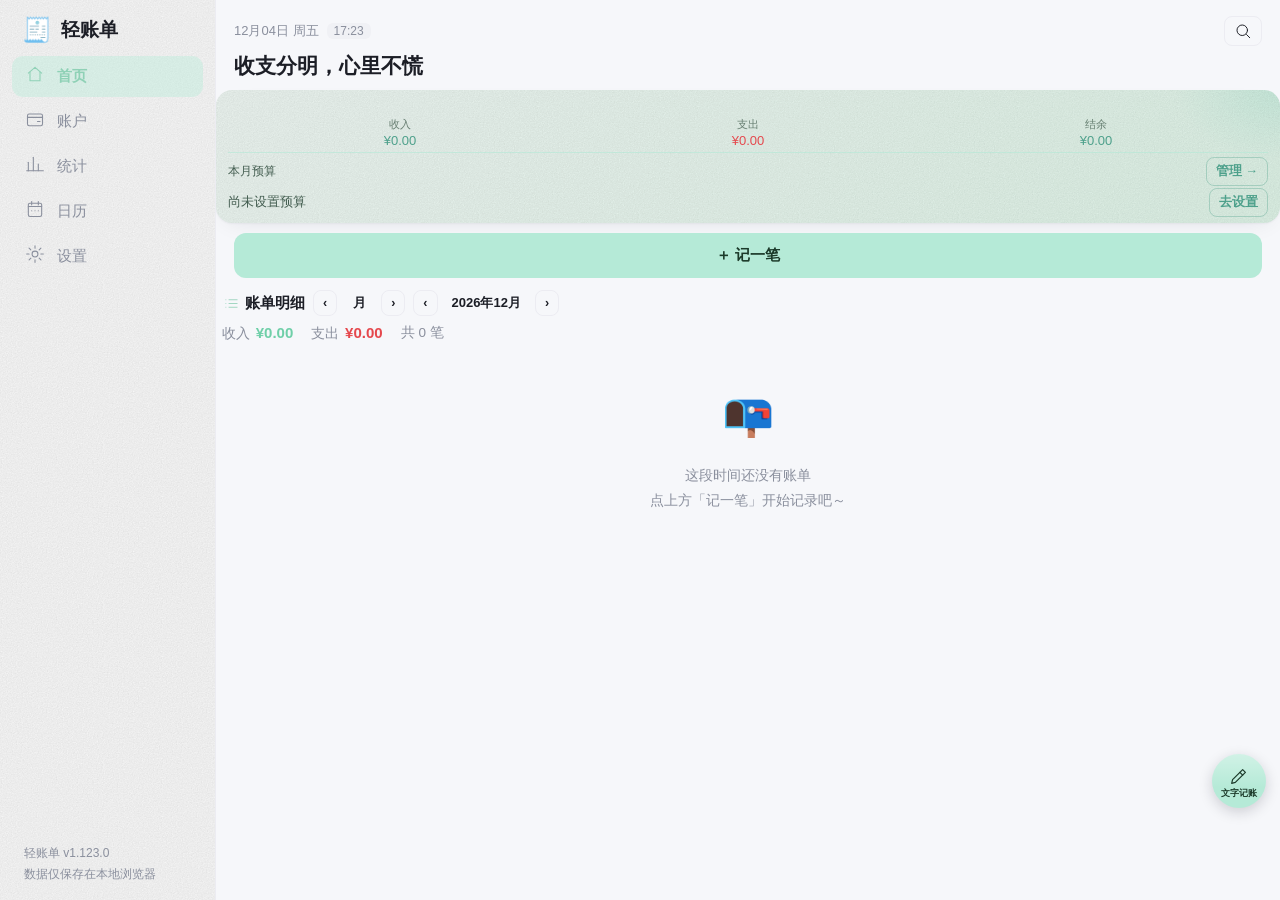
<file: index.html>
<!DOCTYPE html>
<html lang="zh-CN">
<head>
<meta charset="UTF-8">
<meta name="viewport" content="width=device-width, initial-scale=1.0, viewport-fit=cover">
<meta name="color-scheme" content="light dark">
<meta name="theme-color" content="#f6f7fa">
<meta name="apple-mobile-web-app-capable" content="yes">
<meta name="apple-mobile-web-app-status-bar-style" content="default">
<meta name="apple-mobile-web-app-title" content="轻账单">
<link rel="manifest" href="manifest.webmanifest">
<link rel="icon" href="data:image/svg+xml,<svg xmlns='http://www.w3.org/2000/svg' viewBox='0 0 100 100'><text y='.9em' font-size='90'>🧾</text></svg>">
<link rel="apple-touch-icon" sizes="180x180" href="icons/icon-180.png">
<title>轻账单 · 个人记账</title>
<link rel="stylesheet" href="css/style.css">
</head>
<body>
<div id="app">
  <aside class="sidebar">
    <div class="logo"><span class="logo-icon">🧾</span>轻账单</div>
    <nav class="nav">
      <button class="nav-item" data-route="/home"><span class="nav-ico"><svg width="20" height="20" viewBox="0 0 24 24" fill="none" stroke="currentColor" stroke-width="1.3" stroke-linecap="round" stroke-linejoin="round"><path d="M4 11l8-7 8 7"/><path d="M6 10v10h12V10"/></svg></span><span>首页</span></button>
      <button class="nav-item" data-route="/accounts"><span class="nav-ico"><svg width="20" height="20" viewBox="0 0 24 24" fill="none" stroke="currentColor" stroke-width="1.3" stroke-linecap="round" stroke-linejoin="round"><rect x="3" y="6" width="18" height="14" rx="2"/><path d="M3 10h18"/><path d="M15 15h3"/></svg></span><span>账户</span></button>
      <button class="nav-item" data-route="/stats"><span class="nav-ico"><svg width="20" height="20" viewBox="0 0 24 24" fill="none" stroke="currentColor" stroke-width="1.3" stroke-linecap="round" stroke-linejoin="round"><path d="M4 20V10"/><path d="M10 20V4"/><path d="M16 20v-8"/><path d="M22 20H2"/></svg></span><span>统计</span></button>
      <button class="nav-item" data-route="/calendar"><span class="nav-ico"><svg width="20" height="20" viewBox="0 0 24 24" fill="none" stroke="currentColor" stroke-width="1.3" stroke-linecap="round" stroke-linejoin="round"><rect x="4" y="5" width="16" height="16" rx="2"/><path d="M4 9h16"/><path d="M8 3v4"/><path d="M16 3v4"/><path d="M8 14h.01"/><path d="M12 14h.01"/><path d="M16 14h.01"/></svg></span><span>日历</span></button>
      <button class="nav-item" data-route="/settings"><span class="nav-ico"><svg width="20" height="20" viewBox="0 0 24 24" fill="none" stroke="currentColor" stroke-width="1.3" stroke-linecap="round" stroke-linejoin="round"><circle cx="12" cy="12" r="3.5"/><path d="M12 2v3M12 19v3M2 12h3M19 12h3M4.9 4.9l2.1 2.1M17 17l2.1 2.1M19.1 4.9L17 7M7 17l-2.1 2.1"/></svg></span><span>设置</span></button>
    </nav>
    <div class="sidebar-foot">轻账单 v1.123.0<br>数据仅保存在本地浏览器</div>
  </aside>
  <main id="view" class="view"></main>
</div>
<div id="modal-root"></div>
<div id="toast-root"></div>
<noscript><div style="padding:40px;text-align:center">轻账单需要启用 JavaScript 才能使用。</div></noscript>
<script src="js/preset.js"></script>
<script src="js/store.js"></script>
<script src="js/ui.js"></script>
<script src="js/charts.js"></script>
<script src="js/views.js"></script>
<script src="js/app.js"></script>
<script>
  /* PWA：Service Worker 仅在 HTTP(S) 环境下生效（file:// 打开时自动跳过） */
  if ('serviceWorker' in navigator && /^https?:$/.test(location.protocol)) {
    window.addEventListener('load', function () {
      navigator.serviceWorker.register('sw.js').catch(function () { /* 忽略注册失败 */ });
    });
  }
</script>
</body>
</html>
</file>
<file: css/style.css>
/* ============ 主题变量 ============ */
:root {
  color-scheme: light;
  --bg: #f6f7fa;
  --card: #ffffff;
  --text: #1c1e26;
  --muted: #8a8f9d;
  --border: #ececf2;
  --border-soft: #f0f1f5;
  --primary: #B5EAD7;
  --primary-2: #8FD1B6;
  --primary-soft: rgba(181, 234, 215, 0.4);
  --on-primary: #1c3a2a;
  --danger: #e5484d;
  --success: #6FCFA8;
  --warning: #f5a623;
  --shadow: 0 1px 2px rgba(20, 22, 40, 0.04), 0 8px 24px -12px rgba(20, 22, 40, 0.12);
  --input-bg: #ffffff;
  --key-bg: #f3f4f8;
  --seg-bg: #eef0f5;
  --sidebar: #ffffff;
  --modal-overlay: rgba(18, 20, 32, 0.45);
  /* 卡片细节纹理：纸感颗粒（黑色微点）+ 发丝描边；浅色模式不叠加顶部微光 */
  --grain: url("data:image/svg+xml,%3Csvg xmlns='http://www.w3.org/2000/svg' width='160' height='160'%3E%3Cfilter id='g'%3E%3CfeTurbulence type='fractalNoise' baseFrequency='0.8' numOctaves='3' stitchTiles='stitch'/%3E%3CfeColorMatrix type='matrix' values='0 0 0 0 0 0 0 0 0 0 0 0 0 0 0 0.05 0.05 0.05 0 0'/%3E%3C/filter%3E%3Crect width='160' height='160' filter='url(%23g)'/%3E%3C/svg%3E");
  --sheen: none;
  --card-edge: rgba(23, 26, 44, 0.055);
}
[data-theme="dark"] {
  color-scheme: dark;
  --bg: #1b1f1d;
  --card: #252b28;
  --text: #e6ece8;
  --muted: #9aa59e;
  --border: #35403a;
  --border-soft: #2c332f;
  --primary: #B5EAD7;
  --primary-2: #A4E2C5;
  --primary-soft: rgba(181, 234, 215, 0.14);
  --on-primary: #1c3a2a;
  --danger: #f0797c;
  --success: #7fd6b0;
  --warning: #f6b95c;
  --shadow: 0 1px 2px rgba(0, 0, 0, 0.25), 0 10px 30px -12px rgba(0, 0, 0, 0.45);
  --input-bg: #29312d;
  --key-bg: #29312d;
  --seg-bg: #1e2421;
  --sidebar: #181d1a;
  --modal-overlay: rgba(8, 12, 10, 0.55);
  /* 深色模式：白色微点颗粒 + 卡片顶部极淡微光，边缘用亮色发丝线勾勒 */
  --grain: url("data:image/svg+xml,%3Csvg xmlns='http://www.w3.org/2000/svg' width='160' height='160'%3E%3Cfilter id='g'%3E%3CfeTurbulence type='fractalNoise' baseFrequency='0.8' numOctaves='3' stitchTiles='stitch'/%3E%3CfeColorMatrix type='matrix' values='0 0 0 0 1 0 0 0 0 1 0 0 0 0 1 0.06 0.06 0.06 0 0'/%3E%3C/filter%3E%3Crect width='160' height='160' filter='url(%23g)'/%3E%3C/svg%3E");
  --sheen: linear-gradient(180deg, rgba(255, 255, 255, 0.045), rgba(255, 255, 255, 0) 56px);
  --card-edge: rgba(255, 255, 255, 0.065);
}

/* ============ 基础 ============ */
* { box-sizing: border-box; margin: 0; padding: 0; }
html { height: 100%; background: var(--bg); }
body {
  font-family: -apple-system, BlinkMacSystemFont, "Segoe UI", "PingFang SC", "Hiragino Sans GB", "Microsoft YaHei", sans-serif;
  background: var(--bg); color: var(--text);
  -webkit-font-smoothing: antialiased;
}
button { font-family: inherit; color: inherit; background: none; border: none; cursor: pointer; }
input, select, textarea { font-family: inherit; }
input[type="number"]::-webkit-outer-spin-button, input[type="number"]::-webkit-inner-spin-button { -webkit-appearance: none; margin: 0; }
input[type="number"] { -moz-appearance: textfield; }

/* ============ 布局 ============ */
#app { display: flex; min-height: 100vh; }
.sidebar {
  width: 216px; flex-shrink: 0;
  background-color: var(--sidebar); background-image: var(--grain);
  border-right: 1px solid var(--border);
  display: flex; flex-direction: column; padding: 20px 14px;
  position: sticky; top: 0; height: 100vh;
}
.logo { display: flex; align-items: center; gap: 9px; font-size: 19px; font-weight: 800; padding: 4px 10px 18px; }
.logo-icon { font-size: 24px; }
.nav { display: flex; flex-direction: column; gap: 4px; flex: 1; }
.nav-item {
  display: flex; align-items: center; gap: 11px; padding: 11px 13px;
  border-radius: 11px; font-size: 15px; color: var(--muted);
  text-align: left; transition: background .15s, color .15s;
}
.nav-item:hover { background: var(--border-soft); color: var(--text); }
.nav-item.active { background: var(--primary-soft); color: var(--primary-2); font-weight: 700; }
.nav-ico { font-size: 18px; width: 22px; text-align: center; }
.sidebar-foot { font-size: 12px; color: var(--muted); padding: 10px 12px 2px; line-height: 1.7; }
.view { flex: 1; padding: 26px 30px 60px; max-width: 1400px; margin: 0 auto; width: 100%; }

/* ============ 按钮 ============ */
.btn {
  display: inline-flex; align-items: center; justify-content: center; gap: 6px;
  padding: 9px 16px; border-radius: 10px; font-size: 14px; font-weight: 600;
  border: 1px solid transparent; transition: filter .15s, background .15s, transform .05s;
  user-select: none;
}
.btn:active { transform: scale(.97); }
.btn-primary { background: var(--primary); color: var(--on-primary); }
.btn-primary:hover { filter: brightness(1.08); }
.btn-ghost { background: transparent; border-color: var(--border); color: var(--text); }
.btn-ghost:hover { background: var(--border-soft); }
.btn-danger { background: var(--danger); color: #fff; }
.btn-danger:hover { filter: brightness(1.06); }
.btn-sm { padding: 6px 11px; font-size: 13px; border-radius: 8px; }
.btn-lg { padding: 12px 20px; font-size: 15px; border-radius: 12px; }
.btn-block { width: 100%; }
.danger-text { color: var(--danger); }
.head-actions { display: flex; gap: 8px; }

/* ============ 页面 & 卡片 ============ */
.page { animation: fadeIn .22s ease; }
@keyframes fadeIn { from { opacity: 0; transform: translateY(4px); } to { opacity: 1; transform: none; } }
.page-head { display: flex; align-items: center; justify-content: space-between; margin: 2px 0 18px; gap: 12px; flex-wrap: wrap; }
.page-head h1 { font-size: 22px; font-weight: 800; }
.card {
  background-color: var(--card); background-image: var(--sheen), var(--grain);
  border: 1px solid var(--card-edge); border-radius: 16px;
  padding: 20px; box-shadow: var(--shadow); margin-bottom: 16px;
}
.card-title { font-size: 14px; font-weight: 700; color: var(--muted); margin-bottom: 14px; display: flex; align-items: center; justify-content: space-between; gap: 10px; flex-wrap: wrap; }
.grid-2 { display: grid; grid-template-columns: 1fr 1fr; gap: 16px; }
@media (max-width: 900px) { .grid-2 { grid-template-columns: 1fr; } }

.hello { display: block; margin-bottom: 18px; }
.hello-top { display: flex; align-items: center; justify-content: space-between; gap: 10px; }
.hello-date { color: var(--muted); font-size: 13px; display: flex; align-items: center; gap: 8px; }
.hello-time { font-variant-numeric: tabular-nums; background: var(--border-soft); border-radius: 6px; padding: 1px 7px; font-size: 12px; }
.hello h1 { font-size: 24px; font-weight: 800; margin-top: 6px; line-height: 1.35; }
/* 资产卡：淡绿主题（无净资产，仅收支结余 + 预算） */
.assets-card {
  background-color: #E9F8F0;
  background-image: var(--grain), radial-gradient(150px 100px at 100% 0%, rgba(181, 234, 215, 0.45), rgba(181, 234, 215, 0) 70%), linear-gradient(135deg, #F2FBF6, #E2F7EB);
  border: none;
  color: #1c3a2a;
  padding: 14px 16px;
}
.assets-card::after { content: none; }
.assets-stats {
  display: grid; grid-template-columns: repeat(3, 1fr); gap: 10px;
}
.as-item { text-align: center; cursor: pointer; border: none; background: none; padding: 0; transition: opacity .15s; }
.as-item:hover { opacity: .75; }
.as-label { font-size: 12px; color: rgba(28, 58, 42, 0.6); }
.as-val { font-size: 16px; font-weight: 500; margin-top: 3px; font-variant-numeric: tabular-nums; }
.as-income { color: #4DA08B; }
.as-expense { color: #e5484d; }

/* 资产卡内预算区（淡绿主题） */
.assets-budget {
  margin-top: 10px; padding-top: 10px; border-top: 1px solid rgba(181, 234, 215, 0.6);
}
.assets-budget-head { display: flex; align-items: center; justify-content: space-between; font-size: 12.5px; color: rgba(28,58,42,.8); margin-bottom: 4px; }
.assets-budget-head .btn-ghost { color: #4DA08B; border-color: rgba(77, 160, 139, 0.35); }
.assets-budget-head .btn-ghost:hover { background: rgba(181,234,215,.5); }
.assets-progress { background: rgba(181, 234, 215, 0.5); }
.assets-progress i { background: #B5EAD7; }
.assets-progress.warn i { background: var(--warning); }
.assets-progress.danger i { background: #e5484d; }
.assets-budget-meta { display: flex; gap: 12px; flex-wrap: wrap; font-size: 11.5px; color: rgba(28,58,42,.75); }
.assets-budget-empty { display: flex; align-items: center; justify-content: space-between; font-size: 12.5px; color: rgba(28,58,42,.8); }
.assets-budget-empty .btn-ghost { color: #4DA08B; border-color: rgba(77, 160, 139, 0.35); }

/* 记一笔按钮栏（资产卡与明细之间） */
.go-record-bar { margin-bottom: 12px; }

/* 明细框透明：略微收回留边距（高特异性覆盖 .card 的 padding/贴边） */
.card.bill-card { background: transparent; border: none; box-shadow: none; padding: 0; margin: 0 -12px; }
.bill-head-row { display: flex; align-items: center; gap: 8px; margin: 0 0 6px; padding-left: 2px; flex-wrap: nowrap; overflow-x: auto; }
.bill-more { margin: 4px 0 8px; color: var(--primary-2); background: var(--primary-soft); border: none; }
@media (max-width: 900px) {
  .card.bill-card { margin-left: -8px; margin-right: -8px; }
}
.bill-title { font-size: 15px; font-weight: 700; display: inline-flex; align-items: center; gap: 6px; flex-shrink: 0; }
.bill-title svg { color: var(--primary-2); }
.bill-ctl { display: flex; align-items: center; gap: 4px; flex-shrink: 0; }
.bill-ctl .month-label { font-size: 13px; }
.bill-cycle-label { font-size: 13px; font-weight: 700; padding: 0 4px; min-width: 36px; text-align: center; }

/* 首页预算卡 */
.budget-big { font-size: 14px; color: var(--muted); margin-bottom: 6px; }
.budget-big b { font-size: 16px; color: var(--text); font-weight: 500; }

/* 首页快捷入口 */
.quick-grid { display: grid; grid-template-columns: repeat(3, 1fr); gap: 8px; }
.quick-item {
  display: flex; flex-direction: column; align-items: center; gap: 6px;
  padding: 13px 4px; border-radius: 12px; background: var(--border-soft);
  transition: background .15s, transform .05s;
}
.quick-item:hover { background: var(--primary-soft); }
.quick-item:active { transform: scale(.96); }
.qi-ico { font-size: 22px; }
.quick-item span:last-child { font-size: 12px; color: var(--muted); }

.stat-grid { display: grid; grid-template-columns: repeat(auto-fit, minmax(150px, 1fr)); gap: 14px; margin-bottom: 16px; }
.stat-card { background-color: var(--card); background-image: var(--sheen), var(--grain); border: 1px solid var(--card-edge); border-radius: 14px; padding: 16px 18px; box-shadow: var(--shadow); }
.stat-label { font-size: 13px; color: var(--muted); }
.stat-val { font-size: 23px; font-weight: 500; margin-top: 6px; font-variant-numeric: tabular-nums; }
.v-red { color: var(--danger); }
.v-green { color: var(--success); }
.v-muted { color: var(--muted); }

/* ============ 记账 ============ */
.page-record { max-width: 520px; margin: 0 auto; }
.record-card { padding: 18px; }
.seg { display: flex; background: var(--seg-bg); border-radius: 12px; padding: 4px; gap: 4px; }
.seg-btn { flex: 1; padding: 9px 0; border-radius: 9px; font-size: 14px; font-weight: 600; color: var(--muted); }
.seg-btn.active { background: var(--card); color: var(--primary-2); box-shadow: var(--shadow); font-weight: 700; }
.seg-sm { max-width: 210px; }
.amount-box {
  display: flex; align-items: baseline; justify-content: flex-end; gap: 6px;
  padding: 18px 2px 16px; font-size: 34px; font-weight: 500;
  font-variant-numeric: tabular-nums; min-height: 76px; word-break: break-all; text-align: right;
}
.amount-cur { font-size: 20px; color: var(--muted); }
.cat-grid { display: grid; grid-template-columns: repeat(5, 1fr); gap: 8px; margin-bottom: 14px; }
.cat-item { display: flex; flex-direction: column; align-items: center; gap: 4px; padding: 10px 2px 8px; border-radius: 12px; border: 2px solid transparent; }
.cat-item .cat-ico { font-size: 25px; line-height: 1; }
.cat-item .cat-name { font-size: 12px; color: var(--muted); }
.cat-item.active { background: var(--border-soft); border-color: var(--text); }
.cat-item.active .cat-name { color: var(--text); font-weight: 600; }
.rec-acc-row { display: grid; grid-template-columns: 1fr auto 1fr; gap: 10px; align-items: end; }
.transfer-arrow { font-size: 20px; color: var(--muted); padding-bottom: 10px; }
.keypad { display: grid; grid-template-columns: repeat(4, 1fr); gap: 9px; margin-top: 6px; }
.key {
  height: 52px; border-radius: 12px; font-size: 19px; font-weight: 600;
  background: var(--key-bg); border: 1px solid var(--border);
  transition: transform .05s, filter .1s; user-select: none;
}
.key:active { transform: scale(.94); }
.key-save { background: var(--primary); color: var(--on-primary); border-color: transparent; font-size: 17px; }
.key-func { color: var(--muted); font-size: 17px; }

/* ============ 表单 ============ */
.field { margin-bottom: 12px; }
.field label { display: block; font-size: 12.5px; color: var(--muted); margin-bottom: 6px; font-weight: 600; }
.field input, .field select, .field textarea {
  width: 100%; padding: 10px 12px; border-radius: 10px; border: 1px solid var(--border);
  background: var(--input-bg); color: var(--text); font-size: 15px; outline: none;
}
.field input:focus, .field select:focus { border-color: var(--primary-2); box-shadow: 0 0 0 3px var(--primary-soft); }
.rec-fields { margin-top: 4px; }

/* ============ 明细 ============ */
.month-nav { display: flex; align-items: center; gap: 8px; }
.month-label { font-weight: 600; font-size: 15px; padding: 4px 10px; cursor: pointer; }
.list-summary { display: flex; gap: 18px; flex-wrap: wrap; font-size: 13.5px; color: var(--muted); padding: 12px 18px; }
.list-summary b { font-size: 15px; margin-left: 2px; }
.filter-bar { display: flex; gap: 10px; flex-wrap: wrap; padding: 14px 16px; }
.filter-bar select, .filter-bar input {
  flex: 1; min-width: 130px; padding: 8px 10px; border-radius: 9px;
  border: 1px solid var(--border); background: var(--input-bg); color: var(--text); font-size: 14px; outline: none;
}
.tx-group { background-color: var(--card); background-image: var(--sheen), var(--grain); border: 1px solid var(--card-edge); border-radius: 14px; overflow: hidden; margin-bottom: 14px; box-shadow: var(--shadow); }
.tx-group.flat { box-shadow: none; margin-bottom: 10px; border-radius: 12px; }
.tx-group-head { display: flex; justify-content: space-between; padding: 8px 16px; font-size: 12.5px; color: var(--muted); background: var(--border-soft); }
.tx-row { display: flex; align-items: center; gap: 12px; width: 100%; padding: 5px 16px; height: 46px; text-align: left; transition: background .12s; }
.tx-row:hover { background: var(--border-soft); }
.tx-ico { width: 36px; height: 36px; border-radius: 12px; display: flex; align-items: center; justify-content: center; font-size: 28px; color: var(--text); flex-shrink: 0; overflow: visible; }
.tx-main { flex: 1; min-width: 0; }
.tx-name { font-size: 13.5px; font-weight: 400; display: block; overflow: hidden; text-overflow: ellipsis; white-space: nowrap; }
.tx-sub { font-size: 12px; color: var(--muted); margin-top: 2px; display: block; overflow: hidden; text-overflow: ellipsis; white-space: nowrap; }
.tx-right { display: flex; flex-direction: column; align-items: flex-end; gap: 2px; flex-shrink: 0; text-align: right; }
.tx-meta { font-size: 10.5px; color: var(--muted); max-width: 110px; overflow: hidden; text-overflow: ellipsis; white-space: nowrap; font-variant-numeric: tabular-nums; }
.tx-amt { font-size: 15px; font-weight: 500; font-variant-numeric: tabular-nums; flex-shrink: 0; }

/* ============ 统计 ============ */
.stat-period-tabs { display: flex; gap: 8px; flex-wrap: wrap; margin-bottom: 16px; }
.chart-wrap { margin-bottom: 14px; }
.chart-svg { width: 100%; height: auto; display: block; }
/* 横向滚动图表：显示部分内容并放大，左右滑动查看其余 */
.chart-scroll { overflow-x: auto; -webkit-overflow-scrolling: touch; padding-bottom: 4px; position: relative; }
.chart-scroll .chart-svg { width: auto !important; height: auto !important; min-width: 100%; max-width: none; }
.chart-bar, .chart-dot { cursor: pointer; }
/* 点击柱条/折点弹出的日期+金额卡片 */
.chart-tip {
  position: absolute; z-index: 10; pointer-events: none;
  background: rgba(28, 30, 38, 0.92); color: #fff;
  font-size: 12.5px; line-height: 1.5; text-align: center;
  padding: 5px 9px; border-radius: 8px; white-space: nowrap;
  transform: translate(-50%, -115%); transition: opacity .15s;
  box-shadow: 0 3px 10px rgba(0, 0, 0, 0.2);
}
.chart-tip b { color: #B5EAD7; font-weight: 700; }
.donut-legend { margin-top: 12px; display: flex; flex-direction: column; gap: 7px; }
.legend-item { display: flex; align-items: center; gap: 8px; font-size: 13px; }
.legend-dot { width: 10px; height: 10px; border-radius: 50%; flex-shrink: 0; }
.legend-name { flex: 1; overflow: hidden; text-overflow: ellipsis; white-space: nowrap; }
.legend-val { font-variant-numeric: tabular-nums; font-weight: 600; }
.legend-pct { color: var(--muted); width: 38px; text-align: right; font-variant-numeric: tabular-nums; }
.donut-total { font-size: 20px; font-weight: 500; fill: var(--text); }
.donut-sub { font-size: 11px; fill: var(--muted); }
.chart-axis { font-size: 10px; fill: var(--muted); }
.chart-val { font-size: 10px; fill: var(--muted); font-weight: 600; }
.rank-row { display: flex; align-items: center; gap: 10px; margin-bottom: 10px; }
.rank-ico { width: 30px; height: 30px; border-radius: 9px; display: flex; align-items: center; justify-content: center; font-size: 15px; color: #fff; flex-shrink: 0; }
.rank-main { flex: 1; min-width: 0; }
.rank-head { display: flex; justify-content: space-between; font-size: 13px; margin-bottom: 4px; gap: 8px; }
.rank-pct { color: var(--muted); font-size: 12px; white-space: nowrap; }
.rank-bar { height: 7px; border-radius: 99px; background: var(--border-soft); overflow: hidden; }
.rank-bar i { display: block; height: 100%; border-radius: 99px; background: var(--primary); }

/* ============ 预算 ============ */
.field-inline { display: flex; align-items: flex-end; gap: 10px; margin-bottom: 14px; }
.field-inline label { font-size: 13px; color: var(--muted); font-weight: 600; padding-bottom: 10px; white-space: nowrap; }
.field-inline input { flex: 1; padding: 10px 12px; border-radius: 10px; border: 1px solid var(--border); background: var(--input-bg); color: var(--text); font-size: 15px; outline: none; }
.progress { height: 9px; border-radius: 99px; background: var(--border-soft); overflow: hidden; margin: 10px 0; }
.progress i { display: block; height: 100%; border-radius: 99px; background: var(--primary); transition: width .3s; }
.progress.warn i { background: var(--warning); }
.progress.danger i { background: var(--danger); }
.budget-meta { display: flex; gap: 16px; flex-wrap: wrap; font-size: 13px; color: var(--muted); }
.budget-meta b { font-size: 14px; }
.budget-cat { padding: 12px 0; border-bottom: 1px solid var(--border-soft); }
.budget-cat:last-child { border-bottom: none; }
.budget-cat-head { display: flex; justify-content: space-between; font-size: 14px; margin-bottom: 2px; gap: 10px; }
.budget-cat-foot { display: flex; align-items: center; gap: 8px; margin-top: 8px; }
.budget-cat-input { flex: 1; max-width: 160px; padding: 7px 10px; border-radius: 9px; border: 1px solid var(--border); background: var(--input-bg); color: var(--text); font-size: 14px; outline: none; }
.budget-cat-foot span { font-size: 12px; color: var(--muted); }

/* ============ 账户 ============ */
.acc-grid { display: grid; grid-template-columns: 1fr; gap: 0; }
.acc-card { display: flex; align-items: center; gap: 12px; padding: 14px 10px; background: transparent; border: none; border-radius: 12px; box-shadow: none; text-align: left; transition: transform .1s; flex: 1; min-width: 0; }
.acc-row { display: flex; align-items: center; gap: 2px; }
.acc-order { display: flex; flex-direction: column; flex-shrink: 0; }
.acc-order-btn {
  padding: 2px 9px; font-size: 14px; color: var(--muted); line-height: 1.4;
  border-radius: 6px;
}
.acc-order-btn:active { background: var(--primary-soft); }
.acc-order-btn:disabled { opacity: .25; }
.acc-card:hover { transform: translateY(-2px); }
.acc-ico { width: 42px; height: 42px; border-radius: 12px; display: flex; align-items: center; justify-content: center; font-size: 20px; color: #fff; flex-shrink: 0; }
.acc-main { flex: 1; min-width: 0; }
.acc-name { font-weight: 700; font-size: 14.5px; display: block; overflow: hidden; text-overflow: ellipsis; white-space: nowrap; }
.acc-type { font-size: 12px; color: var(--muted); }
.acc-hidden { font-style: normal; font-size: 11px; color: var(--muted); border: 1px solid var(--border); border-radius: 4px; padding: 0 4px; margin-left: 4px; }
.acc-bal { font-weight: 500; font-variant-numeric: tabular-nums; font-size: 15px; }

/* ============ 设置 ============ */
.cat-manage-row { display: flex; align-items: center; gap: 11px; padding: 9px 2px; border-bottom: 1px solid var(--border-soft); }
.cat-manage-ico { width: 34px; height: 34px; border-radius: 10px; display: flex; align-items: center; justify-content: center; font-size: 16px; color: var(--text); flex-shrink: 0; }
.cat-manage-name { flex: 1; font-size: 14.5px; font-weight: 600; }
.cat-manage-actions { display: flex; gap: 6px; }
.cat-manage-actions .acc-order-btn { padding: 1px 7px; font-size: 12.5px; border-radius: 5px; }
.theme-row, .data-actions { display: flex; gap: 9px; flex-wrap: wrap; }
.theme-row.theme-font { align-items: center; margin-top: 10px; }
.theme-label { font-size: 13px; color: var(--muted); margin-right: 2px; }
.data-tip { font-size: 12px; color: var(--muted); margin-top: 12px; line-height: 1.6; }
.about-card { text-align: center; padding: 26px; }
.about-name { font-size: 17px; font-weight: 800; }
.about-ver { font-size: 12px; color: var(--muted); font-weight: 500; margin-left: 6px; }
.about-desc { font-size: 13px; color: var(--muted); margin-top: 8px; line-height: 1.7; }
.about-install { margin-top: 12px; padding-top: 12px; border-top: 1px dashed var(--border); }

/* ============ 日历 ============ */
.cal-week { display: grid; grid-template-columns: repeat(7, 1fr); gap: 6px; margin-bottom: 6px; }
.cal-week span { text-align: center; font-size: 12px; color: var(--muted); padding: 4px 0; font-weight: 600; }
.cal-grid { display: grid; grid-template-columns: repeat(7, 1fr); gap: 6px; }
.cal-cell {
  position: relative; min-height: 62px; border: none; border-radius: 10px;
  background: var(--card); padding: 6px 6px; display: flex; flex-direction: column; align-items: flex-start;
  gap: 3px; text-align: left; transition: background .15s; overflow: hidden;
}
.cal-cell:hover { background: var(--primary-soft); }
.cal-cell.cal-empty { border: none; background: transparent; pointer-events: none; }
.cal-day { font-size: 14px; font-weight: 500; line-height: 1; width: 100%; text-align: center; }
.cal-today { background: var(--primary-soft); }
.cal-today .cal-day { color: var(--primary-2); font-weight: 700; }
.cal-sel { background: rgba(181, 234, 215, 0.6); }
.cal-exp { font-size: 10.5px; color: var(--danger); font-variant-numeric: tabular-nums; line-height: 1; }
.cal-inc { font-size: 10.5px; color: var(--success); font-variant-numeric: tabular-nums; line-height: 1; }
@media (max-width: 760px) {
  .cal-cell { min-height: 54px; padding: 5px 4px; }
  .cal-grid, .cal-week { gap: 4px; }
}

/* ============ 周期账单 ============ */
.rec-tools { display: flex; gap: 9px; margin: 2px 0 12px; }
.rec-tools .btn { flex: 1; }
.rec-row { box-shadow: none; margin-bottom: 10px; padding: 14px; }
.rec-row:last-child { margin-bottom: 0; }
.rec-due { border-color: var(--primary-2); }
.rec-due-row { display: flex; align-items: center; gap: 11px; padding: 10px 0; border-bottom: 1px solid var(--border-soft); }
.rec-due-row:last-child { border-bottom: none; }
.rec-due-actions { display: flex; gap: 6px; flex-shrink: 0; }
.rec-row-head { display: flex; align-items: center; gap: 12px; }
.rec-ico { width: 40px; height: 40px; border-radius: 12px; display: flex; align-items: center; justify-content: center; font-size: 19px; color: var(--text); flex-shrink: 0; }
.rec-ico.sm { width: 34px; height: 34px; font-size: 16px; border-radius: 10px; }
.rec-main { flex: 1; min-width: 0; }
.rec-name { font-size: 14.5px; font-weight: 700; display: block; }
.rec-sub { font-size: 12px; color: var(--muted); margin-top: 2px; display: block; overflow: hidden; text-overflow: ellipsis; white-space: nowrap; }
.rec-amt { font-size: 15px; font-weight: 500; font-variant-numeric: tabular-nums; flex-shrink: 0; }
.rec-badge { font-style: normal; font-size: 11px; color: var(--primary-2); background: var(--primary-soft); border-radius: 5px; padding: 1px 6px; margin-left: 4px; font-weight: 600; }
.rec-badge.rec-off { color: var(--muted); background: var(--border-soft); }
.rec-actions { display: flex; gap: 7px; flex-wrap: wrap; margin-top: 12px; }

/* ============ 借贷 ============ */
.loan-row { display: flex; align-items: flex-start; gap: 12px; box-shadow: none; margin-bottom: 10px; padding: 14px; }
.loan-row:last-child { margin-bottom: 0; }
.loan-ico { width: 42px; height: 42px; border-radius: 12px; display: flex; align-items: center; justify-content: center; font-size: 19px; color: #fff; flex-shrink: 0; }
.loan-main { flex: 1; min-width: 0; }
.loan-name { font-size: 14.5px; font-weight: 700; display: block; }
.loan-badge { font-style: normal; font-size: 11px; border-radius: 5px; padding: 1px 6px; margin-left: 4px; font-weight: 600; }
.loan-badge.loan-done { color: var(--muted); background: var(--border-soft); }
.loan-sub { font-size: 12px; color: var(--muted); margin-top: 3px; display: block; overflow: hidden; text-overflow: ellipsis; white-space: nowrap; }
.loan-right { text-align: right; flex-shrink: 0; }
.loan-amt { font-size: 16px; font-weight: 500; font-variant-numeric: tabular-nums; display: block; }
.loan-actions { display: flex; gap: 6px; margin-top: 8px; justify-content: flex-end; flex-wrap: wrap; }

/* 借贷栏目摘要（账户页 & 借贷页顶部同款）：竖直收紧，整卡可点 */
.loan-summary {
  display: grid; grid-template-columns: repeat(3, 1fr); gap: 6px;
  width: 100%; border: none; background: var(--border-soft);
  border-radius: 10px; padding: 7px 4px; cursor: pointer;
  transition: background .15s, transform .05s;
}
.loan-summary:hover { background: var(--primary-soft); }
.loan-summary:active { transform: scale(.98); }
.ls-item { display: flex; flex-direction: column; align-items: center; gap: 1px; }
.ls-label { font-size: 11px; color: var(--muted); }
.ls-val { font-size: 14px; font-weight: 500; font-variant-numeric: tabular-nums; }
.loan-box .card-title { margin-bottom: 8px; }

/* 借贷账户卡片 */
.loan-acc-card { border: 1px solid var(--card-edge); border-radius: 14px; padding: 2px 14px 14px; margin-bottom: 10px; background-color: var(--card); background-image: var(--sheen), var(--grain); box-shadow: var(--shadow); }
.loan-acc-card:last-child { margin-bottom: 0; }
.loan-acc-head { display: flex; align-items: center; gap: 10px; width: 100%; background: none; border: none; padding: 12px 0; cursor: pointer; text-align: left; }
.loan-acc-ico { width: 34px; height: 34px; border-radius: 50%; display: flex; align-items: center; justify-content: center; color: #fff; flex-shrink: 0; }
.loan-acc-ico svg { color: #fff; }
.loan-acc-name { flex: 1; min-width: 0; font-size: 14.5px; font-weight: 700; overflow: hidden; text-overflow: ellipsis; white-space: nowrap; }
.loan-acc-arrow { color: var(--muted); font-size: 12px; flex-shrink: 0; }
.loan-acc-sub { font-size: 12.5px; color: var(--muted); padding: 0 2px 10px; }
.loan-acc-body { border-top: 1px dashed var(--border); padding-top: 4px; }

/* 总资产标签（账户页） */
.assets-label { font-size: 12px; color: rgba(28, 58, 42, 0.6); margin-bottom: 2px; }

/* ============ 文字记账 ============ */
.voice-result { margin-top: 10px; padding: 10px 12px; background: var(--primary-soft); border-radius: 10px; }
.vr-line { font-size: 13.5px; line-height: 1.9; }

/* ============ 弹窗 / 提示 ============ */
.modal-overlay { position: fixed; inset: 0; background: var(--modal-overlay); display: flex; align-items: center; justify-content: center; padding: 18px; z-index: 100; animation: fadeIn .18s ease; }
.modal-card { background-color: var(--card); background-image: var(--sheen), var(--grain); border: 1px solid var(--card-edge); border-radius: 16px; width: 100%; max-width: 430px; max-height: 88vh; display: flex; flex-direction: column; box-shadow: 0 20px 60px rgba(0,0,0,.25); animation: pop .2s ease; }
@keyframes pop { from { opacity: 0; transform: scale(.96) translateY(8px); } to { opacity: 1; transform: none; } }
.modal-head { display: flex; align-items: center; justify-content: space-between; padding: 15px 18px; border-bottom: 1px solid var(--border); }
.modal-title { font-size: 16px; font-weight: 800; }
.modal-x { font-size: 16px; color: var(--muted); padding: 4px; }
.modal-body { padding: 18px; overflow-y: auto; }
.modal-actions { display: flex; justify-content: flex-end; gap: 10px; margin-top: 18px; flex-wrap: wrap; }
.confirm-text { font-size: 14.5px; line-height: 1.7; }
.emoji-grid { display: grid; grid-template-columns: repeat(8, 1fr); gap: 5px; }
.emoji-cell { font-size: 20px; padding: 5px 0; border-radius: 8px; border: 1px solid transparent; text-align: center; }
.emoji-cell.active { background: var(--primary-soft); border-color: var(--primary-2); }
.color-row { display: flex; gap: 9px; flex-wrap: wrap; }
.color-cell { width: 28px; height: 28px; border-radius: 50%; border: 2px solid transparent; cursor: pointer; }
.color-cell.active { border-color: var(--text); transform: scale(1.18); }
.color-cell.transparent {
  background: repeating-conic-gradient(#e6e8ee 0% 25%, #fff 0% 50%) 0 0/12px 12px;
  border-color: #d0d3da;
}
.check { display: flex; align-items: center; gap: 8px; font-size: 13.5px; color: var(--muted); cursor: pointer; margin-top: 2px; }
.check input { width: 16px; height: 16px; accent-color: var(--primary-2); }

#toast-root { position: fixed; bottom: 30px; left: 50%; transform: translateX(-50%); z-index: 300; display: flex; flex-direction: column; align-items: center; gap: 8px; pointer-events: none; }
.toast { background: #23252d; color: #fff; padding: 10px 18px; border-radius: 99px; font-size: 13.5px; box-shadow: 0 8px 24px rgba(0,0,0,.25); animation: toastIn .25s ease; max-width: 80vw; }
.toast-err { background: var(--danger); }
.toast.out { opacity: 0; transform: translateY(8px); transition: all .3s; }
@keyframes toastIn { from { opacity: 0; transform: translateY(10px); } to { opacity: 1; transform: none; } }

.empty { text-align: center; padding: 44px 10px; color: var(--muted); font-size: 14px; line-height: 1.8; }
.empty-ico { font-size: 42px; display: block; margin-bottom: 10px; }

/* ============ 紧凑化布局 ============ */
.bill-nav { display: flex; align-items: center; justify-content: center; gap: 6px; margin: 0 0 6px; }
.bill-nav .month-label { font-size: 14px; }

.view { padding: 16px 18px 44px; }
.sidebar { padding: 14px 12px; }
.logo { padding: 2px 10px 12px; }
.nav-item { padding: 8px 12px; }
.card { padding: 14px; margin-bottom: 10px; }
.card-title { margin-bottom: 10px; }
.page-head { margin: 0 0 10px; }
.page-head h1 { font-size: 19px; }
.hello { margin-bottom: 10px; }
.hello h1 { font-size: 21px; }
.stat-grid { gap: 10px; margin-bottom: 10px; }
.stat-card { padding: 10px 12px; }
.stat-val { font-size: 20px; }
.grid-2 { gap: 10px; }
.assets-val { font-size: 28px; font-weight: 500; }
.assets-stats { margin-top: 12px; padding-top: 10px; }
.tx-group { margin-bottom: 8px; }
.tx-group.flat { margin-bottom: 8px; }
.tx-group-head { padding: 6px 12px; }
.tx-row { padding: 3px 12px; height: 46px; }
.cal-cell { min-height: 50px; padding: 5px 4px; gap: 2px; }
.cal-grid { gap: 4px; }
.cal-week { gap: 4px; margin-bottom: 4px; }
.key { height: 46px; font-size: 18px; }
.keypad { gap: 6px; }
.amount-box { padding: 12px 2px 10px; font-size: 32px; min-height: 64px; }
.field { margin-bottom: 8px; }
.record-card { padding: 14px; }
.cat-grid { gap: 6px; margin-bottom: 10px; }
.cat-item { padding: 8px 2px 6px; }
.cat-item .cat-ico { font-size: 23px; }
.modal-body { padding: 14px; }
.modal-actions { margin-top: 12px; }
.budget-cat { padding: 8px 0; }
.budget-meta { gap: 10px; }
.progress { margin: 8px 0; }
.acc-grid { gap: 0; }
.acc-card { padding: 12px 8px; }
.empty { padding: 26px 10px; }
.list-summary { padding: 8px 12px; }
.filter-bar { padding: 10px 12px; }
.stat-period-tabs { margin-bottom: 10px; }
.rank-row { margin-bottom: 6px; }
.loan-row { padding: 10px; margin-bottom: 8px; }
.rec-row { padding: 10px; margin-bottom: 8px; }
.rec-due-row { padding: 7px 0; }
.rec-actions { margin-top: 8px; }
.cat-manage-row { padding: 6px 2px; }
.donut-legend { gap: 5px; }
.field-inline { margin-bottom: 8px; }
.budget-cat-foot { margin-top: 6px; }
.seg { padding: 3px; }
.seg-btn { padding: 7px 0; }
.btn-sm { padding: 5px 9px; font-size: 12.5px; }

/* ---- 记账页：分类紧凑 + 二级分类滑出 ---- */
.cat-grid { grid-template-columns: repeat(5, 1fr); gap: 4px; margin-bottom: 6px; }
.cat-item { padding: 1px 1px 1px; gap: 2px; }
.cat-item .cat-ico { font-size: 23px; }
.cat-item .cat-name { font-size: 10.5px; }
.rec-subs { display: none; margin-bottom: 2px; }
.rec-subs.open { display: block; animation: subIn .18s ease; }
.rec-subs-inner { display: grid; grid-template-columns: repeat(5, 1fr); gap: 8px; padding: 2px; }
@keyframes subIn { from { opacity: 0; transform: translateY(-4px); } to { opacity: 1; transform: none; } }
.sub-chip {
  display: flex; flex-direction: column; align-items: center; gap: 2px;
  padding: 1px 1px 1px; border-radius: 12px; font-size: 12px;
  background: var(--border-soft); color: var(--text);
}
.sub-chip .sub-ico { font-size: 23px; line-height: 1; }
.sub-chip.active { background: var(--primary-soft); color: var(--primary-2); font-weight: 600; }
.rec-meta-btn { justify-content: flex-start; margin-bottom: 10px; font-weight: 600; }

/* ---- 记账页：键盘（数字大、运算符小、功能键） ---- */
.keypad { grid-template-columns: repeat(3, 1.35fr) repeat(2, 1fr); }
.key { height: 52px; font-size: 20px; }
.key-num { font-size: 22px; font-weight: 500; }
.key-op { color: var(--primary-2); background: var(--primary-soft); font-weight: 700; font-size: 15px; }
.key-fn {
  color: var(--primary-2); background: var(--primary-soft); font-weight: 700;
  font-size: 15px; border-color: var(--primary-soft);
}
.key-func { color: var(--muted); font-size: 17px; }
.key-eq { background: var(--primary); color: var(--on-primary); border-color: transparent; font-weight: 700; font-size: 18px; }

/* ---- 设置页：二级分类 ---- */
.cat-sub-row { padding-left: 38px; }
.cat-sub-count { font-style: normal; font-size: 11px; color: var(--muted); border: 1px solid var(--border); border-radius: 5px; padding: 0 5px; margin-left: 5px; }

@media (max-width: 760px) {
  .cat-grid { grid-template-columns: repeat(5, 1fr); }
}

/* ---- 记账页：底部固定键盘，金额在键盘上端 ---- */
.page-record { height: calc(100vh - 60px); display: flex; flex-direction: column; }
.record-scroll { flex: 1; overflow-y: auto; min-height: 0; padding: 2px 2px 10px; }
.record-keypad {
  flex-shrink: 0; background-color: var(--card); background-image: var(--sheen), var(--grain);
  border: 1px solid var(--card-edge);
  border-radius: 14px; padding: 8px 12px 12px; box-shadow: var(--shadow);
  max-height: 78vh; overflow-y: auto;
}
.amount-sm { font-size: 26px; padding: 2px 2px 8px; min-height: 36px; }
.amount-sm.amt-expense { color: var(--danger); }
.amount-sm.amt-income { color: var(--success); }

/* ---- 记账页：历史备注联想 ---- */
.rec-note-history { margin-bottom: 6px; }
.rec-note-history-head { font-size: 11.5px; color: var(--muted); margin-bottom: 4px; padding-left: 2px; }
.rec-note-history-list {
  max-height: 132px; overflow-y: auto; -webkit-overflow-scrolling: touch;
  border: 1px solid var(--border); border-radius: 10px; background: var(--card);
}
.rec-note-hist-item {
  display: block; width: 100%; text-align: left; padding: 7px 10px;
  font-size: 12.5px; line-height: 1.4; border-bottom: 1px solid var(--border-soft);
  white-space: nowrap; overflow: hidden; text-overflow: ellipsis;
}
.rec-note-hist-item:last-child { border-bottom: none; }
.rec-note-hist-item:active { background: var(--primary-soft); }

/* ---- 记账页：备注与金额共享一栏 ---- */
.rec-note-amt { display: flex; align-items: center; gap: 10px; margin-bottom: 8px; }
.rec-note-amt input, .rec-note-amt textarea {
  flex: 1; min-width: 0; padding: 7px 10px; border-radius: 10px;
  border: 1px solid var(--border); background: var(--border-soft);
  color: var(--text); font-size: 13px; outline: none; resize: none; font-family: inherit; line-height: 1.4;
}
.rec-note-amt input:focus, .rec-note-amt textarea:focus { border-color: var(--primary-2); }
.rec-note-amt .amount-box { flex-shrink: 0; }

/* ---- 记账页：时间弹窗（日历 + 闹钟式滚轮） ---- */
.dt-cal-head { display: flex; align-items: center; justify-content: space-between; margin-bottom: 6px; }
.dt-cal-label { font-size: 14px; font-weight: 700; }
.dt-grid .cal-cell { min-height: 34px; padding: 3px 2px; border-radius: 8px; }
.dt-grid .cal-day { font-size: 13px; font-weight: 600; }
.dt-time { display: flex; align-items: center; justify-content: center; gap: 22px; margin: 16px 0 4px; }
.dt-col { display: flex; flex-direction: column; align-items: center; gap: 4px; }
.dt-unit { font-size: 11px; color: var(--muted); }
.dt-spin {
  width: 52px; height: 34px; border-radius: 10px; font-size: 18px; font-weight: 700;
  border: 1px solid var(--border); background: var(--border-soft); color: var(--primary-2);
}
.dt-spin:active { transform: scale(.94); }
.dt-val { font-size: 34px; font-weight: 500; font-variant-numeric: tabular-nums; min-width: 58px; text-align: center; }
.dt-colon { font-size: 30px; font-weight: 500; color: var(--muted); margin-bottom: 30px; }

/* ============ 设置：一级菜单折叠 ============ */
.set-item { padding: 0; overflow: hidden; }
.set-head {
  display: flex; align-items: center; gap: 10px; width: 100%;
  padding: 13px 16px; text-align: left; font-size: 15px; font-weight: 700;
}
.set-ico { font-size: 18px; }
.set-title { flex: 1; }
.set-arrow { color: var(--muted); font-size: 13px; transition: transform .15s; }
.set-body { padding: 4px 16px 16px; border-top: 1px solid var(--border-soft); padding-top: 12px; }

/* 弹窗内一级折叠菜单（图标 / 颜色） */
.modal-fold { border: 1px solid var(--border); border-radius: 10px; margin-bottom: 12px; overflow: hidden; }
.modal-fold-head {
  display: flex; align-items: center; justify-content: space-between; width: 100%;
  padding: 10px 12px; background: var(--card); border: none;
  font-size: 13.5px; font-weight: 600; text-align: left;
}
.modal-fold-arrow { color: var(--muted); font-size: 12px; transition: transform .15s; }
.modal-fold-body { padding: 10px 12px; }

/* 线条图标尺寸（随父级 font-size 缩放） */
.line-ico { width: 1em; height: 1em; display: inline-block; vertical-align: -0.13em; flex-shrink: 0; }

/* ---- 记账页：功能栏（账户/时间/属性/优惠/附件） ---- */
.rec-fn-row { display: grid; grid-template-columns: repeat(5, 1fr); gap: 6px; margin-bottom: 8px; }
.rec-fn-btn {
  display: flex; flex-direction: column; align-items: center; gap: 2px; padding: 7px 2px 6px;
  border: 1px solid var(--border); background: var(--border-soft); border-radius: 10px;
  font-size: 11px; color: var(--muted); font-weight: 600; transition: all .15s;
}
.rec-fn-btn .fn-ico { font-size: 16px; line-height: 1; }
.rec-fn-btn.active { background: var(--primary-soft); border-color: var(--primary-2); color: var(--primary-2); }

/* ---- 记账页：功能面板（优惠/属性/附件） ---- */
.rec-panel {
  margin-bottom: 8px; padding: 8px 10px; border: 1px solid var(--border);
  border-radius: 10px; background: var(--border-soft); font-size: 12.5px;
}
.rp-head { font-weight: 700; margin-bottom: 6px; }
.rp-row { display: flex; align-items: center; gap: 4px; flex-wrap: nowrap; overflow-x: auto; }
.rp-input {
  width: 62px; padding: 4px 6px; border-radius: 8px; border: 1px solid var(--border);
  background: var(--input-bg); color: var(--text); font-size: 12.5px; outline: none; text-align: right; flex-shrink: 0;
}
.rp-input-active { border-color: var(--primary-2); background: var(--primary-soft); box-shadow: 0 0 0 2px var(--primary-soft); }
.rp-minus { color: var(--muted); font-weight: 700; }
.rp-eq { color: var(--muted); font-weight: 700; }
.rp-final-inline { font-weight: 600; white-space: nowrap; }
.rp-final-inline b { font-size: 14px; color: var(--primary-2); }
.rp-chips { display: flex; flex-wrap: wrap; gap: 6px; align-items: center; }
.rp-add-row { display: flex; gap: 6px; margin-top: 8px; }
.rp-add-row .btn { flex: 1; padding: 6px 4px; font-size: 12px; }
.rp-chip {
  display: inline-flex; align-items: center; gap: 4px; padding: 3px 8px; border-radius: 99px;
  background: var(--input-bg); border: 1px solid var(--border); font-size: 11.5px; max-width: 180px;
  overflow: hidden; text-overflow: ellipsis; white-space: nowrap;
}
.rp-chip-x { color: var(--danger); font-size: 14px; padding: 0 2px; flex-shrink: 0; }
.rp-empty { color: var(--muted); font-size: 12px; }
.tx-excluded { font-style: normal; color: var(--warning); font-size: 11px; border: 1px solid var(--border); border-radius: 4px; padding: 0 4px; }

.acc-pick-row {
  display: flex; align-items: center; gap: 10px; width: 100%; padding: 9px 10px;
  border-radius: 10px; margin-bottom: 6px; border: 1px solid var(--border); text-align: left;
}
.acc-pick-row.active { background: var(--primary-soft); border-color: var(--primary-2); }
.acc-mini {
  width: 22px; height: 22px; border-radius: 7px; display: inline-flex;
  align-items: center; justify-content: center; font-size: 13px; color: #fff; flex-shrink: 0;
}
.acc-pick-row .acc-mini { width: 30px; height: 30px; font-size: 17px; border-radius: 9px; }
.rec-meta-txt { overflow: hidden; text-overflow: ellipsis; white-space: nowrap; }

@media (max-width: 760px) {
  .page-record { height: calc(100vh - 112px); }
  .record-keypad { border-radius: 12px; padding: 6px 10px 10px; }
}

/* ============ 首页：文字记账浮动入口（右下角，主菜单上方） ============ */
.fab-text-bill {
  position: fixed; right: 14px; bottom: 92px; z-index: 45;
  display: flex; flex-direction: column; align-items: center; justify-content: center; gap: 2px;
  width: 54px; height: 54px; border-radius: 50%;
  background: var(--primary); color: var(--on-primary);
  box-shadow: 0 4px 14px rgba(20, 22, 40, 0.18);
  transition: transform .08s, filter .15s;
}
.fab-text-bill:active { transform: scale(.93); }
.fab-text-ico { display: flex; line-height: 1; }
.fab-text-label { font-size: 9px; font-weight: 700; line-height: 1; }
@media (max-width: 900px) {
  .fab-text-bill { bottom: calc(84px + env(safe-area-inset-bottom)); }
}

/* ============ 移动端：底部悬浮毛玻璃胶囊菜单（放最后，最高优先级） ============ */
@media (max-width: 900px) {
  #app { flex-direction: column; }
  .sidebar {
    position: fixed; bottom: 8px; left: 50%; transform: translateX(-50%);
    top: auto; height: auto; width: min(430px, calc(100% - 32px));
    flex-direction: row; align-items: center;
    padding: 4px 6px calc(4px + env(safe-area-inset-bottom));
    border: 1px solid rgba(255, 255, 255, 0.45); border-radius: 22px;
    background: rgba(255, 255, 255, 0.62);
    -webkit-backdrop-filter: blur(14px) saturate(1.4);
    backdrop-filter: blur(14px) saturate(1.4);
    box-shadow: 0 4px 16px rgba(0, 0, 0, 0.08);
    z-index: 50;
  }
  [data-theme="dark"] .sidebar { background: rgba(24, 29, 26, 0.68); border-color: rgba(255, 255, 255, 0.09); }
  .logo, .sidebar-foot { display: none; }
  .nav { flex-direction: row; width: 100%; justify-content: space-around; gap: 2px; }
  .nav-item { flex-direction: column; gap: 2px; padding: 5px 2px; font-size: 10px; border-radius: 10px; flex: 1; align-items: center; }
  .nav-item.active { background: var(--primary-soft); }
  .nav-ico { font-size: 17px; width: auto; }
  .view { padding: 18px 14px 90px; }
  .page-head h1 { font-size: 19px; }
  .cat-grid { grid-template-columns: repeat(5, 1fr); }
  .assets-val { font-size: 27px; font-weight: 500; }
}

/* ============ 记一笔：沉浸式全屏（隐藏菜单栏、键盘收窄贴底） ============ */
body.is-record .sidebar { display: none; }
body.is-record #app { display: block; }
body.is-record .view { padding: 0; max-width: none; }
.page-record {
  height: 100vh; height: 100dvh;
  display: flex; flex-direction: column;
  padding: 12px 14px 0;
}
.record-scroll { flex: 1; overflow-y: auto; min-height: 0; padding: 2px 2px 10px; }
.record-keypad {
  flex-shrink: 0;
  width: auto; margin: 0 -14px;   /* 横向铺满屏幕 */
  background-color: var(--card); background-image: var(--sheen), var(--grain);
  border: 1px solid var(--card-edge); border-bottom: none;
  border-radius: 16px 16px 0 0;
  padding: 5px 12px calc(5px + env(safe-area-inset-bottom));
  box-shadow: 0 -4px 20px rgba(0, 0, 0, 0.06);
}
/* 键盘竖直方向收窄 */
.record-keypad .key { height: 38px; font-size: 18px; }
.record-keypad .key-num { font-size: 20px; }
.record-keypad .keypad { gap: 4px; margin-top: 4px; }
.record-keypad .rec-fn-btn { padding: 3px 2px 2px; }
.record-keypad .rec-fn-btn .fn-ico { font-size: 15px; }
.record-keypad .rec-fn-row { gap: 4px; margin-bottom: 5px; }
.record-keypad .rec-note-amt { margin-bottom: 4px; }
.record-keypad .rec-note-amt input, .record-keypad .rec-note-amt textarea { padding: 4px 10px; }
.record-keypad .amount-sm { padding: 0 2px 4px; min-height: 26px; font-size: 23px; }
.record-keypad .rec-note-history-list { max-height: 108px; }
/* 桌面端键盘仍居中限宽，避免按键过宽 */
@media (min-width: 901px) {
  .record-keypad { width: min(640px, calc(100% - 28px)); margin: 0 auto; border-radius: 16px; }
}

/* ============ 主按钮：淡入顶部微光，增加按压质感（不改变色相） ============ */
.btn-primary, .btn-macaron, .key-save, .key-eq, .fab-text-bill {
  background-image: linear-gradient(180deg, rgba(255, 255, 255, 0.38), rgba(255, 255, 255, 0) 62%);
}

/* ============ v1.41：马卡龙绿按钮 ============ */
.btn-macaron { background: #B5EAD7; color: #1c3a2a; border-color: transparent; }
.btn-macaron:hover { background-color: #9fe2c3; }
.btn-macaron:active { background-color: #8bd9b6; }

/* ============ 分类专属页：融合背景的等大去描边按钮 ============ */
/* v1.82：分类专属页周期按钮白色水平；v1.84：等大 + 去描边；v1.121：纯白 → 贴合背景的柔和底色 */
.cat-ctl .seg { background: transparent; gap: 6px; }
.cat-ctl .seg-btn { flex: 1 1 0; min-width: 0; background: var(--border-soft); border: none; color: var(--text); white-space: nowrap; }
.cat-ctl .seg-btn.active { background: var(--primary-soft); color: var(--primary-2); }
.cat-ctl .stat-ctl-label { background: var(--border-soft); border: none; color: var(--text); }
.cat-ctl .btn-ghost { background: var(--border-soft); border: none; color: var(--text); }
/* v1.83：统计模块所有卡片上的按钮灰色改纯白；v1.84：去描边；v1.121：纯白 → 贴合背景的柔和底色 */
.stat-nav ~ .card .seg { background: transparent; gap: 6px; }
.stat-nav ~ .card .seg-btn { flex: 1 1 0; min-width: 0; background: var(--border-soft); border: none; color: var(--text); white-space: nowrap; }
.stat-nav ~ .card .seg-btn.active { background: var(--primary-soft); color: var(--primary-2); box-shadow: none; }
.stat-nav ~ .card .stat-ctl-label { background: var(--border-soft); border: none; color: var(--text); }
.stat-nav ~ .card .btn-ghost { background: var(--border-soft); border: none; color: var(--text); }
.stat-nav ~ .card .btn-ghost:hover { background: var(--border); }

/* v1.94：账户专属页周期选择 放宽间距 + 年/月切换按钮 */
.acc-ctl { gap: 14px; }
.acc-ctl .seg { max-width: none; flex: 0 0 auto; min-width: 180px; }
.acc-ctl .seg-btn { padding: 9px 18px; }
.acc-ctl-nav { display: inline-flex; align-items: center; gap: 8px; flex-wrap: nowrap; }
.acc-ctl-nav .stat-ctl-label { min-width: 96px; padding: 7px 14px; }
.acc-ctl-nav .btn-ghost { padding: 7px 12px; }

/* ============ 记账提醒 ============ */
.remind-row { display: flex; align-items: center; gap: 10px; padding: 9px 0; border-bottom: 1px solid var(--border-soft); }
.remind-row:last-child { border-bottom: none; }
.remind-main { flex: 1; min-width: 0; }
.remind-name { font-size: 13.5px; font-weight: 600; display: block; }
.remind-note { font-size: 12px; color: var(--muted); display: block; overflow: hidden; text-overflow: ellipsis; white-space: nowrap; }
.remind-week { display: flex; gap: 6px; flex-wrap: wrap; }
.remind-day {
  width: 34px; height: 34px; border-radius: 50%; background: var(--border-soft);
  font-size: 13px; color: var(--text);
}
.remind-day.active { background: var(--primary-soft); color: var(--primary-2); font-weight: 700; }

/* ============ 一级分类排行 ============ */
.catrank-row {
  display: flex; align-items: center; gap: 10px; width: 100%;
  padding: 9px 4px; border-bottom: 1px solid var(--border-soft); text-align: left;
}
.catrank-row:last-child { border-bottom: none; }
.catrank-ico { font-size: 20px; color: var(--text); width: 24px; text-align: center; flex-shrink: 0; }
.catrank-name { flex: 1; font-size: 13.5px; overflow: hidden; text-overflow: ellipsis; white-space: nowrap; }
.catrank-val { font-size: 14px; font-weight: 500; font-variant-numeric: tabular-nums; flex-shrink: 0; }

/* ============ 设置：检查更新 ============ */
.about-update { display: flex; align-items: center; gap: 10px; flex-wrap: wrap; margin-top: 12px; }
.about-update .data-tip { margin: 0; }
.update-url-row { display: flex; gap: 8px; margin-top: 10px; }
.update-url-row input {
  flex: 1; min-width: 0; padding: 8px 10px; border-radius: 10px;
  border: 1px solid var(--border); background: var(--input-bg); color: var(--text); font-size: 13px; outline: none;
}
.update-url-row input:focus { border-color: var(--primary-2); }

/* ============ 分类管理：图标颜色开关 ============ */
.cat-color-switch { display: flex; align-items: center; gap: 8px; margin-bottom: 12px; font-size: 13.5px; font-weight: 600; cursor: pointer; }
.cat-color-switch input { width: 18px; height: 18px; accent-color: var(--primary); cursor: pointer; }
.cat-color-tip { font-style: normal; font-weight: 400; font-size: 12px; color: var(--muted); }

/* ============ 排序管理 ============ */
.sort-block { margin-bottom: 14px; padding-bottom: 12px; border-bottom: 1px dashed var(--border); }
.sort-block:last-child { border-bottom: none; }
.sort-label { font-size: 13px; font-weight: 600; margin-bottom: 6px; }
.sort-desc-row { margin-top: 6px; font-size: 12.5px; }
.sort-desc { color: var(--muted); font-size: 12px; }

/* ============ 功能管理 ============ */
.func-section { padding-bottom: 12px; margin-bottom: 12px; border-bottom: 1px dashed var(--border); }
.func-section:last-child { border-bottom: none; margin-bottom: 0; padding-bottom: 0; }
.func-head { font-size: 13px; font-weight: 700; color: var(--primary-2); margin-bottom: 8px; }

/* ============ 分类编辑：线条图标选择 ============ */
.line-icon-grid { display: grid; grid-template-columns: repeat(6, 1fr); gap: 6px; }
.line-icon-cell {
  display: flex; align-items: center; justify-content: center; padding: 8px 0;
  border-radius: 10px; border: 1px solid transparent; color: var(--text); cursor: pointer;
}
.line-icon-cell.active { background: var(--primary-soft); border-color: var(--primary-2); }

/* ============ 账户详情页 ============ */
.acc-detail-head { display: block; }
.acc-detail-top { display: flex; align-items: center; gap: 12px; }
.acc-detail-main { flex: 1; min-width: 0; }
.acc-detail-name { font-size: 16px; font-weight: 700; overflow: hidden; text-overflow: ellipsis; white-space: nowrap; }
.acc-detail-type { font-size: 12px; color: var(--muted); margin-top: 2px; }
.acc-detail-bal { font-size: 13px; color: var(--muted); text-align: right; }
.acc-detail-bal b { font-size: 18px; color: var(--text); font-weight: 600; font-variant-numeric: tabular-nums; }
.acc-detail-flows { display: flex; flex-direction: column; gap: 4px; margin-top: 10px; padding-top: 10px; border-top: 1px dashed var(--border); }
.acc-flow-row { display: flex; align-items: center; justify-content: space-between; font-size: 13.5px; }
.acc-flow-label { color: var(--muted); }
.acc-flow-row span:last-child { font-weight: 600; font-variant-numeric: tabular-nums; }
/* 操作栏：记一笔 2/3 + 转账 1/3，位于余额栏下方 */
.acc-actions-row { display: flex; gap: 8px; margin: 10px 0 0; }
.acc-action-record { flex: 2; }
.acc-action-transfer { flex: 1; }
/* 周期栏与操作栏贴紧 */
.acc-ctl-card { margin-top: 0; padding-top: 10px; }
.menu-list { display: flex; flex-direction: column; gap: 4px; }

/* 转账弹窗：转出固定栏 + 转入账户网格 */
.tf-from-fixed {
  display: flex; align-items: center; gap: 10px; padding: 9px 12px;
  background: var(--border-soft); border-radius: 10px; font-size: 14px; font-weight: 600;
}
.tf-from-bal { margin-left: auto; font-size: 12.5px; color: var(--muted); font-weight: 400; }
.tf-acc-grid {
  display: grid; grid-template-columns: repeat(3, 1fr); gap: 8px; margin-bottom: 8px;
}
/* 转账专属页：转入账户五列网格 */
.tf-acc-grid-5 { grid-template-columns: repeat(5, 1fr); gap: 6px; }
.tf-acc-cell {
  display: flex; flex-direction: column; align-items: center; gap: 3px;
  padding: 8px 2px; border-radius: 12px; border: 2px solid transparent;
  background: var(--border-soft); text-align: center;
}
.tf-acc-cell .acc-mini { width: 26px; height: 26px; font-size: 14px; }
.tf-acc-cell.active { background: var(--primary-soft); border-color: var(--primary-2); }
.tf-acc-name { font-size: 11px; font-weight: 600; max-width: 100%; overflow: hidden; text-overflow: ellipsis; white-space: nowrap; }
.tf-acc-bal { font-size: 9.5px; color: var(--muted); font-variant-numeric: tabular-nums; }
.tf-acc-sel { font-size: 12.5px; color: var(--primary-2); font-weight: 600; min-height: 18px; }
.tf-attach-chips { margin-top: 6px; }

/* 转账专属页 */
.page-transfer { max-width: 560px; margin: 0 auto; }
.tf-head { justify-content: space-between; }
.tf-head h1 { order: 2; font-size: 18px; }
.tf-head .btn:first-child { order: 1; }
.tf-head .btn:last-child { order: 3; }
.page-transfer .field-inline { align-items: center; }
.page-transfer .field-inline label { padding-bottom: 0; min-width: 108px; }
.page-transfer .field-inline input { flex: 1; min-width: 0; }
.tf-fee-tip { font-size: 11.5px; color: var(--muted); white-space: nowrap; }
.tf-attach-wrap { flex: 1; min-width: 0; }
.menu-list { display: flex; flex-direction: column; gap: 4px; }
.menu-item {
  display: flex; align-items: center; gap: 10px; width: 100%;
  padding: 12px 10px; border-radius: 10px; font-size: 14.5px; text-align: left;
}
.menu-item:active { background: var(--border-soft); }

/* ============ 账户编辑：支付方式图标 + 上传 ============ */
.acc-type-grid { display: grid; grid-template-columns: repeat(3, 1fr); gap: 8px; }
.acc-type-cell {
  display: flex; flex-direction: column; align-items: center; gap: 4px;
  padding: 9px 2px 7px; border-radius: 10px; border: 1px solid transparent;
  background: var(--border-soft); cursor: pointer; color: var(--text);
}
.acc-type-cell.active { background: var(--primary-soft); border-color: var(--primary-2); }
.acc-type-ico { display: flex; }
.acc-type-name { font-size: 11.5px; }
.pay-grid { display: grid; grid-template-columns: repeat(3, 1fr); gap: 8px; }
.pay-cell {
  display: flex; flex-direction: column; align-items: center; gap: 4px;
  padding: 8px 2px 6px; border-radius: 10px; border: 1px solid transparent; cursor: pointer;
}
.pay-cell.active { background: var(--primary-soft); border-color: var(--primary-2); }
.pay-ico { font-size: 26px; line-height: 1.2; }
.pay-name { font-size: 11px; color: var(--muted); }
.ico-upload { display: flex; align-items: center; gap: 8px; flex-wrap: wrap; margin-top: 10px; padding-top: 10px; border-top: 1px dashed var(--border); }
.ico-upload-tip { font-size: 11.5px; color: var(--muted); }

/* 品牌支付图标：圆角色块 + 图形/文字 */
.pay-brand {
  display: inline-flex; align-items: center; justify-content: center;
  width: 1.15em; height: 1.15em; border-radius: 30%;
  color: #fff; font-size: 0.62em; font-weight: 700; line-height: 1;
  vertical-align: -0.15em; overflow: hidden; font-family: inherit;
}
.pay-brand svg { display: block; }
.acc-ico .pay-brand, .acc-mini .pay-brand { width: 22px; height: 22px; font-size: 11px; border-radius: 7px; }

/* 上传的自定义图标图片 */
.ico-img { width: 1em; height: 1em; object-fit: contain; vertical-align: -0.13em; }

/* ============ 日历：月份跳转弹窗 ============ */
.mj-year { display: flex; align-items: center; justify-content: center; gap: 14px; margin-bottom: 12px; }
.mj-year-label { font-size: 16px; font-weight: 700; min-width: 70px; text-align: center; }
.mj-months { display: grid; grid-template-columns: repeat(3, 1fr); gap: 8px; }
.mj-month { padding: 10px 0; border-radius: 10px; background: var(--border-soft); font-size: 14px; cursor: pointer; }
.mj-month.active { background: var(--primary-soft); color: var(--primary-2); font-weight: 700; }

/* ============ v1.38：所有卡片紧贴屏幕左右边缘 ============ */
.card { margin-left: -18px; margin-right: -18px; }
@media (max-width: 900px) {
  .card { margin-left: -14px; margin-right: -14px; }
}

/* ============ 首页资产卡：竖直方向极致收窄 ============ */
.assets-card { padding: 6px 12px; }
.assets-stats { gap: 4px; }
.as-label { font-size: 10.5px; }
.as-val { font-size: 13px; margin-top: 1px; }
.assets-budget { margin-top: 4px; padding-top: 4px; }
.assets-budget-head { font-size: 11.5px; margin-bottom: 2px; }
.assets-budget-meta { font-size: 10.5px; gap: 8px; }

/* ============ v1.21：账户页透明卡片 ============ */
.loan-box { background: transparent; box-shadow: none; border: none; background-image: none; }
.acc-menu { background: transparent; box-shadow: none; border: none; background-image: none; }
.acc-menu .set-body { padding-top: 0; }

/* ============ v1.22：账户页贴紧 / 借贷线条图标 / 统计新图 ============ */
.acc-page .card { margin-bottom: 6px; }
.acc-page .card:last-child { margin-bottom: 0; }
.acc-page .acc-card { padding: 8px 10px; }
.acc-page .acc-menu .set-head { padding: 8px 10px; }
.loan-ico svg { color: #fff; }
.week-ico { background: var(--border-soft); color: var(--muted); font-size: 14px; font-weight: 600; }

/* ============ v1.23：统计模块重构 ============ */
/* v1.84 按钮规范：纯白 等大 去描边 */
.stat-nav { display: flex; gap: 8px; flex-wrap: wrap; margin-bottom: 14px; }
.stat-nav .btn { flex: 1 1 0; min-width: 0; }
.stat-nav .btn-ghost { background: var(--border-soft); border: none; color: var(--text); }
.stat-nav .btn-ghost:hover { background: var(--border); }
.stat-ctl { display: flex; align-items: center; gap: 10px; flex-wrap: wrap; }
.stat-ctl-card .stat-ctl { margin-bottom: 10px; }
.stat-ctl-label {
  min-width: 120px; text-align: center; font-size: 15px; font-weight: 700;
  padding: 6px 12px; border-radius: 10px; background: var(--border-soft); cursor: pointer;
}
.stat-summary {
  display: flex; gap: 18px; flex-wrap: wrap; align-items: center;
  padding-top: 10px; border-top: 1px dashed var(--border); font-size: 13.5px;
}
.stat-summary b { font-size: 15px; font-variant-numeric: tabular-nums; font-weight: 600; }
.stat-ctl-custom input {
  padding: 7px 10px; border-radius: 9px; border: 1px solid var(--border);
  background: var(--input-bg); color: var(--text); font-size: 13.5px; outline: none;
}
/* 收支对比：桑基式镜像流（旧版，保留备用） */
.sankey { display: flex; align-items: stretch; gap: 10px; }
.sankey-col { flex: 1; min-width: 0; }
.sankey-title { font-size: 13px; font-weight: 600; margin-bottom: 6px; }
.sankey-stack {
  display: flex; flex-direction: column; height: 190px;
  border-radius: 8px; overflow: hidden; background: var(--border-soft);
}
.sankey-seg { min-height: 2px; }
.sankey-empty { align-items: center; justify-content: center; color: var(--muted); font-size: 12px; }
.sankey-mid { display: flex; align-items: center; justify-content: center; width: 40px; flex-shrink: 0; }
.sankey-arrow { color: var(--muted); font-size: 20px; }
.sankey-legend { display: grid; grid-template-columns: 1fr 1fr; gap: 14px; margin-top: 14px; }
.sankey-legend-title { font-size: 13px; font-weight: 700; margin-bottom: 6px; }
@media (max-width: 760px) {
  .sankey-legend { grid-template-columns: 1fr; }
  .sankey-stack { height: 160px; }
}

/* 收支对比 v3：左右占比柱 + 分类色虚线连接 */
.sk2 { display: flex; align-items: stretch; gap: 6px; min-height: 210px; }
.sk2-side { flex: 1; min-width: 0; display: flex; flex-direction: column; }
.sk2-body { flex: 1; min-height: 0; display: flex; flex-direction: row; align-items: stretch; gap: 18px; position: relative; }
.sk2-title { font-size: 12.5px; font-weight: 600; margin-bottom: 6px; }
.sk2-labels { flex: 1; min-width: 0; display: flex; flex-direction: column; justify-content: space-around; gap: 1px; }
.sk2-label { display: flex; align-items: center; gap: 5px; font-size: 11.5px; min-height: 22px; }
.sk2-label.sk2-r { flex-direction: row-reverse; text-align: right; }
.sk2-dot { width: 8px; height: 8px; border-radius: 50%; flex-shrink: 0; }
.sk2-name { overflow: hidden; text-overflow: ellipsis; white-space: nowrap; }
.sk2-val { color: var(--muted); font-variant-numeric: tabular-nums; flex-shrink: 0; }
.sk2-val em { font-style: normal; }
.sk2-bar { width: 24px; flex-shrink: 0; align-self: center; display: flex; flex-direction: column; height: 100%; border-radius: 8px; overflow: hidden; background: var(--card); }
.sk2-links { position: absolute; inset: 0; width: 100%; height: 100%; pointer-events: none; overflow: visible; z-index: 1; }
.sk2-seg { min-height: 2px; }
.sk2-mid { width: 56px; flex-shrink: 0; display: flex; flex-direction: column; align-items: center; justify-content: space-between; padding: 16px 0; font-size: 11.5px; font-weight: 700; font-variant-numeric: tabular-nums; text-align: center; }
.sk2-arrow { color: var(--muted); margin: 6px 0; }
.sk2 .sk2-side:first-child .sk2-bar { border-radius: 8px 0 0 8px; }
.sk2 .sk2-side:last-child .sk2-bar { border-radius: 0 8px 8px 0; }
@media (max-width: 760px) {
  .sk2-body { gap: 12px; }
  .sk2-mid { width: 44px; }
}

/* ============ v1.24：马卡龙 / 资产汇总圆环 ============ */
/* 近七日统计表格：极致压缩 */
.dly-stat { gap: 4px; margin: 10px 0 0; }
.dly-stat .stat-card { background: var(--card); box-shadow: none; border-radius: 8px; padding: 4px 6px; border: 1px solid var(--border-soft); }
.dly-stat .stat-label { font-size: 10.5px; margin-bottom: 1px; }
.dly-stat .stat-val { font-size: 15px; margin-top: 1px; }
@media (max-width: 760px) {
  .dly-stat .stat-card { padding: 3px 5px; }
  .dly-stat .stat-val { font-size: 14px; }
}
.asset-donut-row { display: flex; align-items: center; gap: 16px; flex-wrap: wrap; }
.asset-donut { width: 150px; flex-shrink: 0; }
.asset-donut-list { flex: 1; min-width: 170px; display: flex; flex-direction: column; gap: 7px; }
.asset-list-row { display: flex; align-items: center; gap: 8px; font-size: 13px; }
.asset-list-name { flex: 1; overflow: visible; white-space: normal; word-break: break-all; line-height: 1.3; }
.asset-list-val { font-variant-numeric: tabular-nums; font-weight: 500; }
.asset-list-pct { color: var(--muted); width: 40px; text-align: right; font-variant-numeric: tabular-nums; }

/* ============ 深色模式：马卡龙浅绿柔和对比（资产卡 + 透明色块） ============ */
[data-theme="dark"] .assets-card {
  background-color: #222a26;
  background-image: var(--grain), radial-gradient(150px 100px at 100% 0%, rgba(181, 234, 215, 0.08), rgba(181, 234, 215, 0) 70%), linear-gradient(135deg, #2a332e, #222a26);
  color: #e6ece8;
}
[data-theme="dark"] .assets-card .as-label,
[data-theme="dark"] .assets-card .assets-label { color: #98a39c; }
[data-theme="dark"] .assets-card .assets-budget-head,
[data-theme="dark"] .assets-card .assets-budget-meta,
[data-theme="dark"] .assets-card .assets-budget-empty { color: #c4cdc7; }
[data-theme="dark"] .assets-card .as-income { color: #7fd6b0; }
[data-theme="dark"] .assets-card .assets-budget { border-top-color: rgba(181, 234, 215, 0.28); }
[data-theme="dark"] .assets-card .assets-budget-head .btn-ghost,
[data-theme="dark"] .assets-card .assets-budget-empty .btn-ghost {
  color: #A4E2C5;
  border-color: rgba(164, 226, 197, 0.35);
}
[data-theme="dark"] .color-cell.transparent {
  background: repeating-conic-gradient(#3a413d 0% 25%, #29312d 0% 50%) 0 0/12px 12px;
  border-color: #4f5a54;
}
</file>
